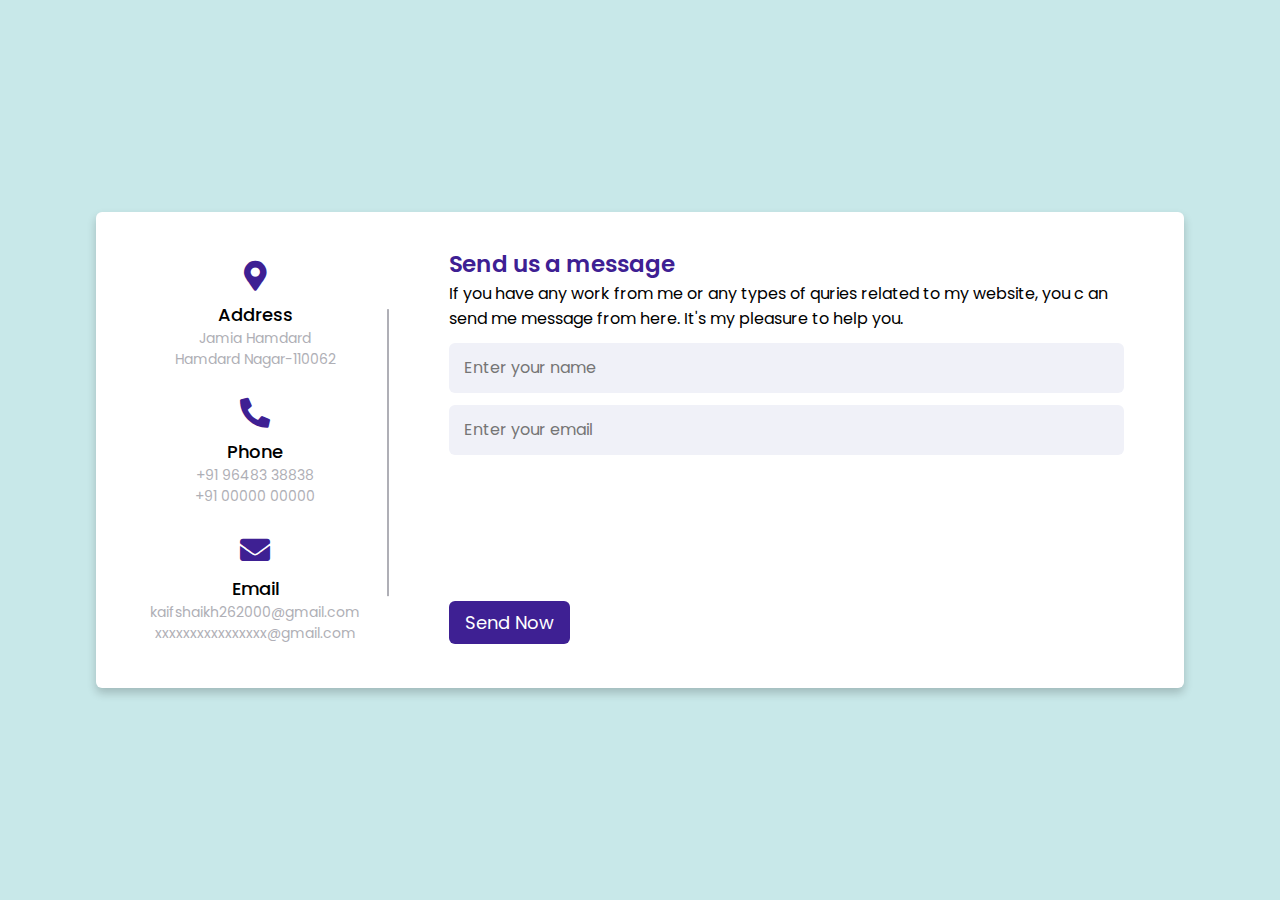
<file: Contact/Contact.html>
<!DOCTYPE html>
<html lang="en" dir="ltr">
  <head>
    <meta charset="UTF-8">
    <link rel="stylesheet" href="Contact.css">
    <!-- Fontawesome CDN Link -->
    <link rel="stylesheet" href="https://cdnjs.cloudflare.com/ajax/libs/font-awesome/5.15.2/css/all.min.css"/>
     <meta name="viewport" content="width=device-width, initial-scale=1.0">
   </head>
<body>
  <div class="container">
    <div class="content">
      <div class="left-side">
        <div class="address details">
          <i class="fas fa-map-marker-alt"></i>
          <div class="topic">Address</div>
          <div class="text-one">Jamia Hamdard</div>
          <div class="text-two">Hamdard Nagar-110062</div>
        </div>
        <div class="phone details">
          <i class="fas fa-phone-alt"></i>
          <div class="topic">Phone</div>
          <div class="text-one">+91 96483 38838</div>
          <div class="text-two">+91 00000 00000</div>
        </div>
        <div class="email details">
          <i class="fas fa-envelope"></i>
          <div class="topic">Email</div>
          <div class="text-one" id = "box_email">kaifshaikh262000@gmail.com</div>
          <div class="text-two">xxxxxxxxxxxxxxxx@gmail.com</div>
        </div>
      </div>
      <div class="right-side">
        <div class="topic-text">Send us a message</div>
        <p>If you have any work from me or any types of quries related to my website, you c   an send me message from here. It's my pleasure to help you.</p>
      <form action="#">
        <div class="input-box">
          <input type="text" placeholder="Enter your name">
        </div>
        <div class="input-box">
          <input type="text" placeholder="Enter your email">
        </div>
        <div class="input-box message-box">
          
        </div>
        <div class="button">
          <input type="button" value="Send Now" >
        </div>
      </form>
    </div>
    </div>
  </div>
</body>
</html>
</file>
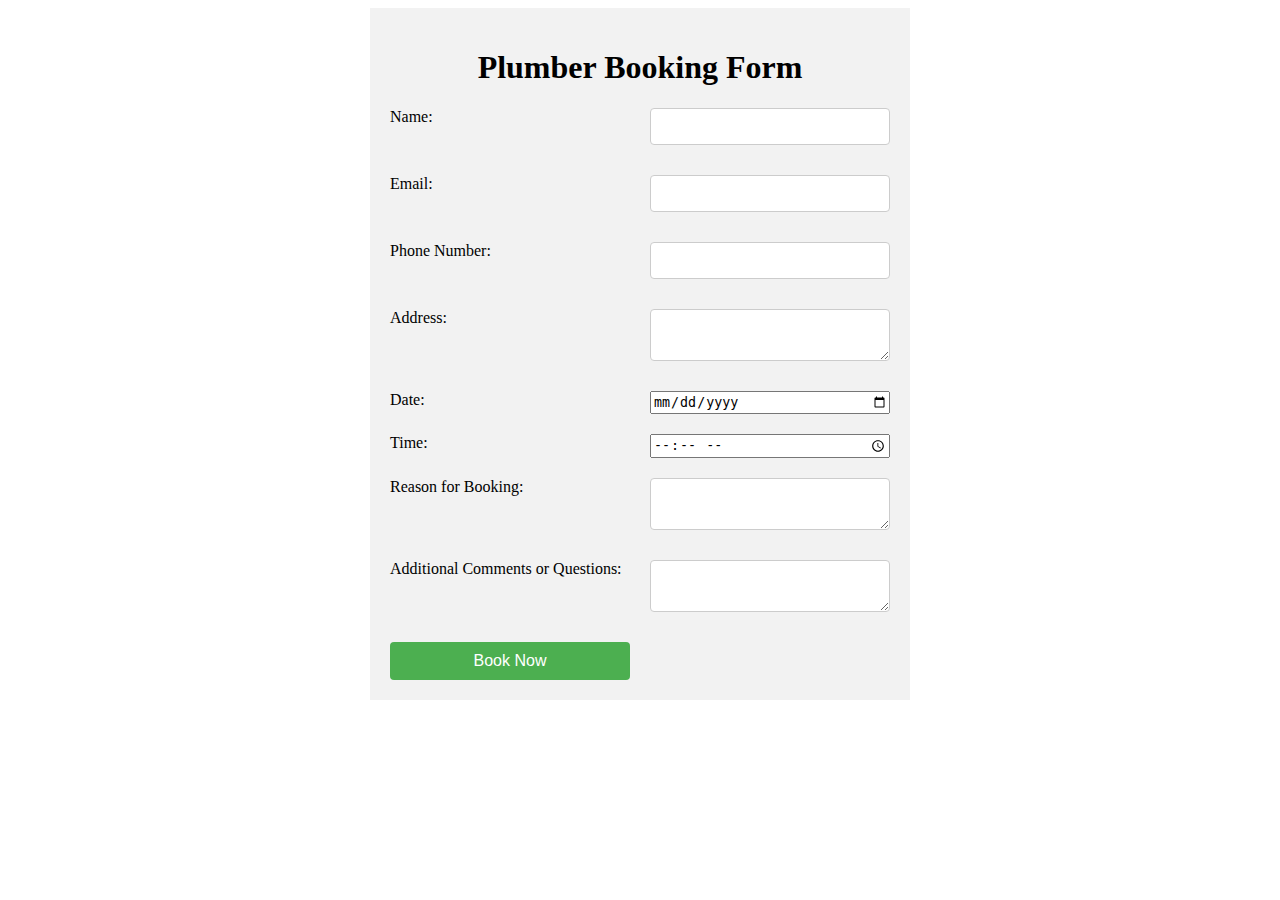
<file: Home/bookingform.html>
<!DOCTYPE html>
<html>
<head>
	<title>Plumber Booking Form</title>
	<link rel="stylesheet" href="bookingform.css">
</head>
<body>
	<div class="form-container">
		<h1>Plumber Booking Form</h1>
		<form>
			<label for="name">Name:</label>
			<input type="text" id="name" name="name" required>

			<label for="email">Email:</label>
			<input type="email" id="email" name="email" required>

			<label for="phone">Phone Number:</label>
			<input type="tel" id="phone" name="phone" required>

			<label for="address">Address:</label>
			<textarea id="address" name="address" required></textarea>

			<label for="date">Date:</label>
			<input type="date" id="date" name="date" required>

			<label for="time">Time:</label>
			<input type="time" id="time" name="time" required>

			<label for="reason">Reason for Booking:</label>
			<textarea id="reason" name="reason" required></textarea>

			<label for="comments">Additional Comments or Questions:</label>
			<textarea id="comments" name="comments"></textarea>

			<input type="submit" value="Book Now">
		</form>
	</div>
</body>
</html>
</file>
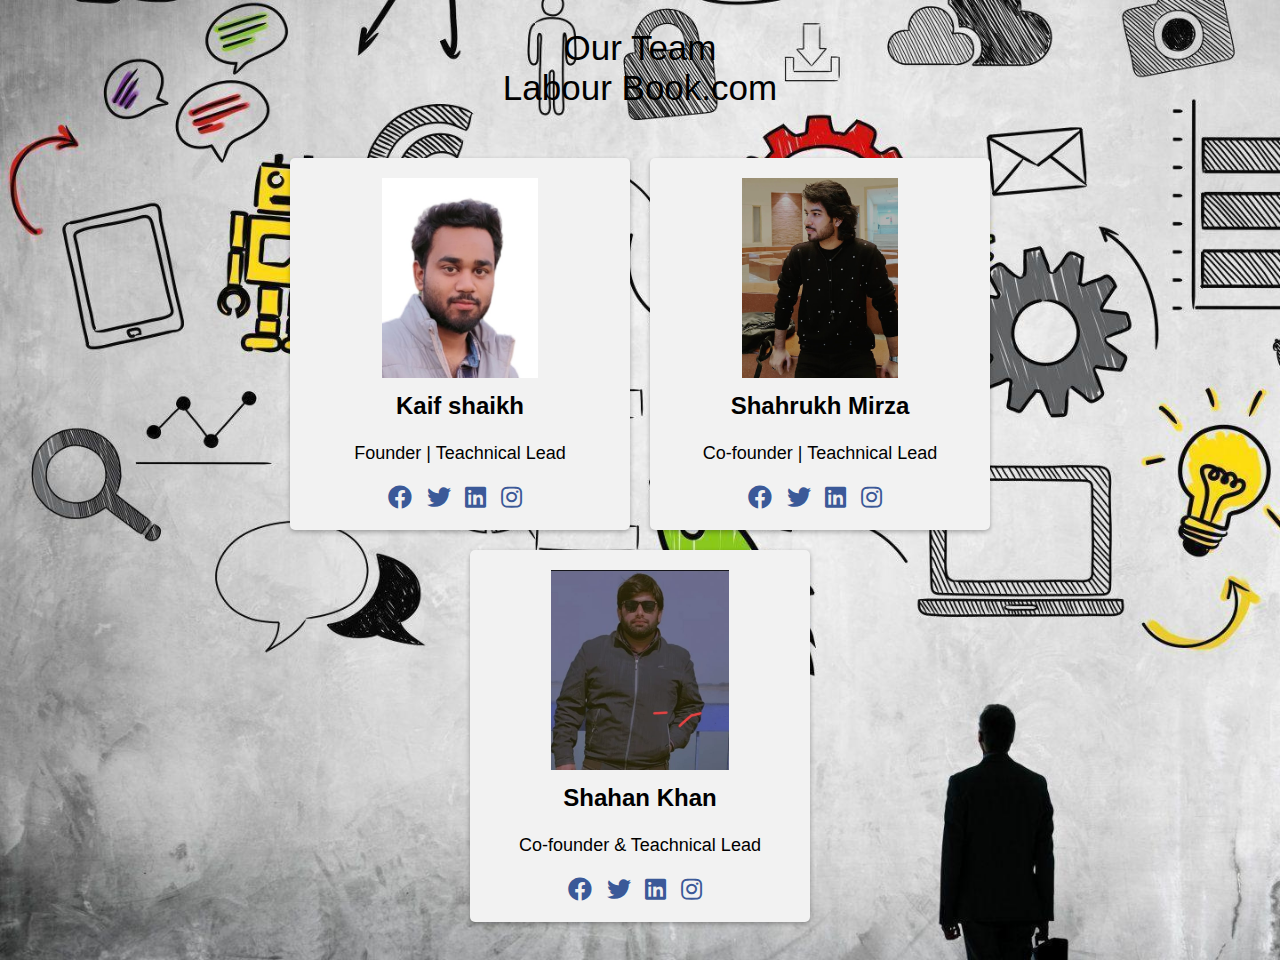
<file: Team/Team.html>
<!DOCTYPE html>
<html>
<head>
	
  <link rel="stylesheet" href="https://cdnjs.cloudflare.com/ajax/libs/font-awesome/5.15.3/css/all.min.css" />
	<title>Our Team</title>
	<style>
		body {
			font-family: Arial, sans-serif;
			background-image: url("team.jpg");
			background-size: cover;
			
		}

		.container {
			display: flex;
			flex-wrap: wrap;
			justify-content: center;
			align-items: center;
			padding: 20px;
			margin: auto;
			max-width: 800px;
		}

		.card {
			background-color: #f2f2f2;
			border-radius: 5px;
			box-shadow: 0 2px 5px rgba(0,0,0,0.3);
			margin: 10px;
			padding: 20px;
			width: 300px;
			text-align: center;
		}

		.card img {
			
			max-width: 200px;
			height: 200px;
		}

		.card h2 {
			font-size: 24px;
			margin-top: 10px;
		}

		.card p {
			font-size: 18px;
			line-height: 1.5;
			margin-top: 10px;
		}
        .team{
            display: flex;
			flex-wrap: wrap;
			justify-content: center;
			align-items: center;
			padding: 20px;
			margin: auto;
			max-width: 800px;
            font-size: 35px;
            font-style:bold;
            text-align:center;
        }
		i.fab {
			font-size: 24px;
			color: #3B5998;
			margin-right: 10px;
		  }
		  
        
	</style>
</head>
<body>
    <div class="team">Our Team<br>Labour Book.com</div>
	<div class="container">
		<div class="card">
			<img src="Team1.jpeg" alt="Avatar">
			<h2>Kaif shaikh</h2>
			<p>Founder | Teachnical Lead</p>
			<i class="fab fa-facebook"></i>
			<a href="#"></a>
			<i class="fab fa-twitter"></i>
			<a href="#"></a>
			<i class="fab fa-linkedin"></i>
			<a href="#"></a>
			<i class="fab fa-instagram"></i>
			<a href="#"></a>



			
		</div>
        <div class="card">
			<img src="sharhrukh.jpeg" alt="Avatar">
			<h2>Shahrukh Mirza</h2>
			<p>Co-founder | Teachnical Lead</p>
			<i class="fab fa-facebook"></i>
			<a href="#"></a>
			<i class="fab fa-twitter"></i>
			<a href="#"></a>
			<i class="fab fa-linkedin"></i>
			<a href="#"></a>
			<i class="fab fa-instagram"></i>
			<a href="#"></a>

		</div>
		<div class="card">
			<img src="shahan.team.jpeg" alt="Avatar">
			<h2>Shahan Khan</h2>
			<p>Co-founder & Teachnical Lead</p>
			<i class="fab fa-facebook"></i>
			<a href="#"></a>
			<i class="fab fa-twitter"></i>
			<a href="#"></a>
			<i class="fab fa-linkedin"></i>
			<a href="#"></a>
			<i class="fab fa-instagram"></i>
			<a href="#"></a>

		</div>
	</div>
</body>
</html>
</file>
<file: Contact/Contact.css>
/* Google Font CDN Link */
@import url('https://fonts.googleapis.com/css2?family=Poppins:wght@200;300;400;500;600;700&display=swap');
*{
  margin: 0;
  padding: 0;
  box-sizing: border-box;
  font-family: "Poppins" , sans-serif;
}
body{
  min-height: 100vh;
  width: 100%;
  background: #c8e8e9;
  display: flex;
  align-items: center;
  justify-content: center;
}
.container{
  width: 85%;
  background: #fff;
  border-radius: 6px;
  padding: 20px 60px 30px 40px;
  box-shadow: 0 5px 10px rgba(0, 0, 0, 0.2);
}
.container .content{
  display: flex;
  align-items: center;
  justify-content: space-between;
}
.container .content .left-side{
  width: 25%;
  height: 100%;
  display: flex;
  flex-direction: column;
  align-items: center;
  justify-content: center;
  margin-top: 15px;
  position: relative;
}
.content .left-side::before{
  content: '';
  position: absolute;
  height: 70%;
  width: 2px;
  right: -15px;
  top: 50%;
  transform: translateY(-50%);
  background: #afafb6;
}
.content .left-side .details{
  margin: 14px;
  text-align: center;
}
.content .left-side .details i{
  font-size: 30px;
  color: #3e2093;
  margin-bottom: 10px;
}
.content .left-side .details .topic{
  font-size: 18px;
  font-weight: 500;
}
.content .left-side .details .text-one,
.content .left-side .details .text-two{
  font-size: 14px;
  color: #afafb6;
}
.container .content .right-side{
  width: 75%;
  margin-left: 75px;
}
.content .right-side .topic-text{
  font-size: 23px;
  font-weight: 600;
  color: #3e2093;
}
.right-side .input-box{
  height: 50px;
  width: 100%;
  margin: 12px 0;
}
.right-side .input-box input,
.right-side .input-box textarea{
  height: 100%;
  width: 100%;
  border: none;
  outline: none;
  font-size: 16px;
  background: #F0F1F8;
  border-radius: 6px;
  padding: 0 15px;
  resize: none;
}
.right-side .message-box{
  min-height: 110px;
}
.right-side .input-box textarea{
  padding-top: 6px;
}
.right-side .button{
  display: inline-block;
  margin-top: 12px;
}
.right-side .button input[type="button"]{
  color: #fff;
  font-size: 18px;
  outline: none;
  border: none;
  padding: 8px 16px;
  border-radius: 6px;
  background: #3e2093;
  cursor: pointer;
  transition: all 0.3s ease;
}
.button input[type="button"]:hover{
  background: #5029bc;
}

@media (max-width: 950px) {
  .container{
    width: 90%;
    padding: 30px 40px 40px 35px ;
  }
  .container .content .right-side{
   width: 75%;
   margin-left: 55px;
}
}
@media (max-width: 820px) {
  .container{
    margin: 40px 0;
    height: 100%;
  }
  .container .content{
    flex-direction: column-reverse;
  }
 .container .content .left-side{
   width: 100%;
   flex-direction: row;
   margin-top: 40px;
   justify-content: center;
   flex-wrap: wrap;
 }
 .container .content .left-side::before{
   display: none;
 }
 .container .content .right-side{
   width: 100%;
   margin-left: 0;
 }
}
</file>
<file: Home/bookingform.css>
.form-container {
    max-width: 500px;
    margin: 0 auto;
    padding: 20px;
    background-color: #f2f2f2;
  }
  
  h1 {
    text-align: center;
  }
  
  form {
    display: grid;
    grid-template-columns: 1fr 1fr;
    grid-gap: 20px;
  }
  
  label {
    display: block;
    margin-bottom: 5px;
  }
  
  input[type=text],
  input[type=email],
  input[type=tel],
  textarea {
    width: 100%;
    padding: 10px;
    border: 1px solid #ccc;
    border-radius: 4px;
    box-sizing: border-box;
    margin-bottom: 10px;
  }
  
  input[type=submit] {
    background-color: #4CAF50;
    color: white;
    padding: 10px 20px;
    border: none;
    border-radius: 4px;
    cursor: pointer;
    font-size: 16px;
  }
  
  input[type=submit]:hover {
    background-color: #45a049;
  }
</file>
